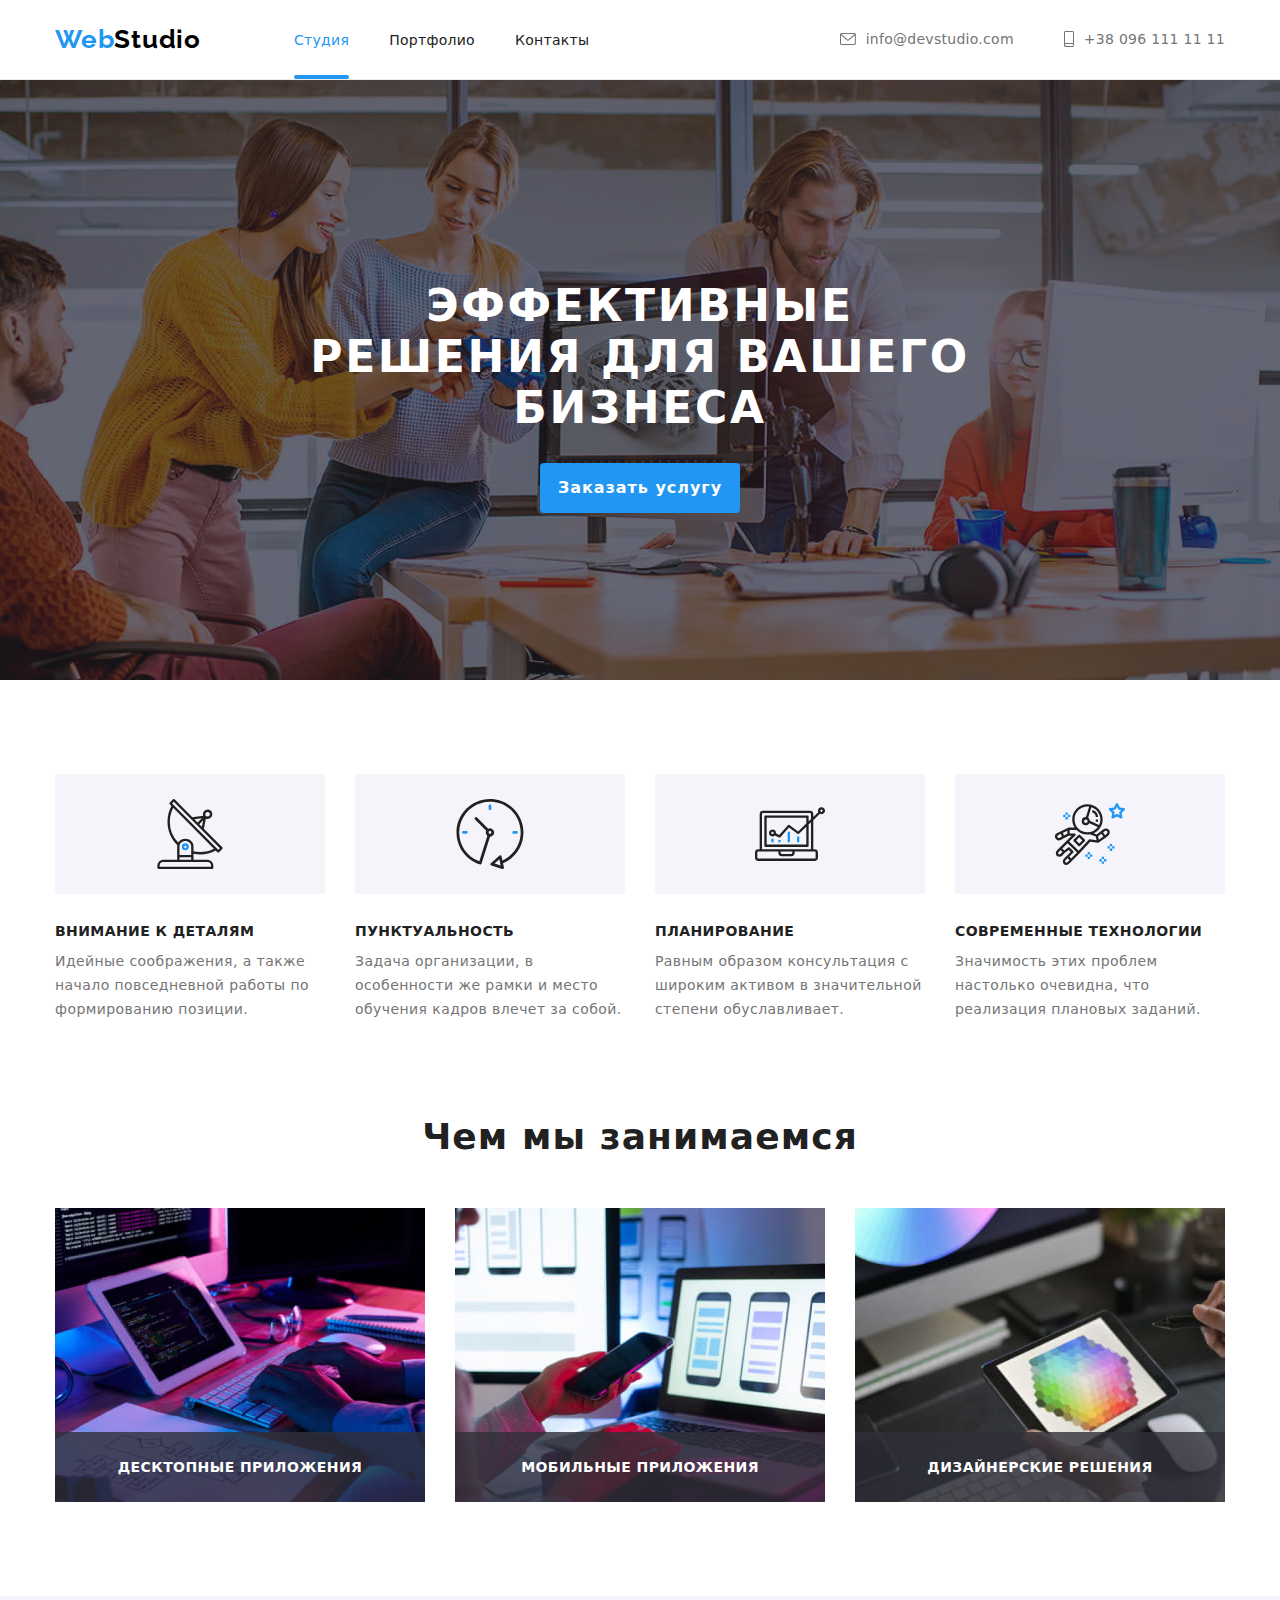
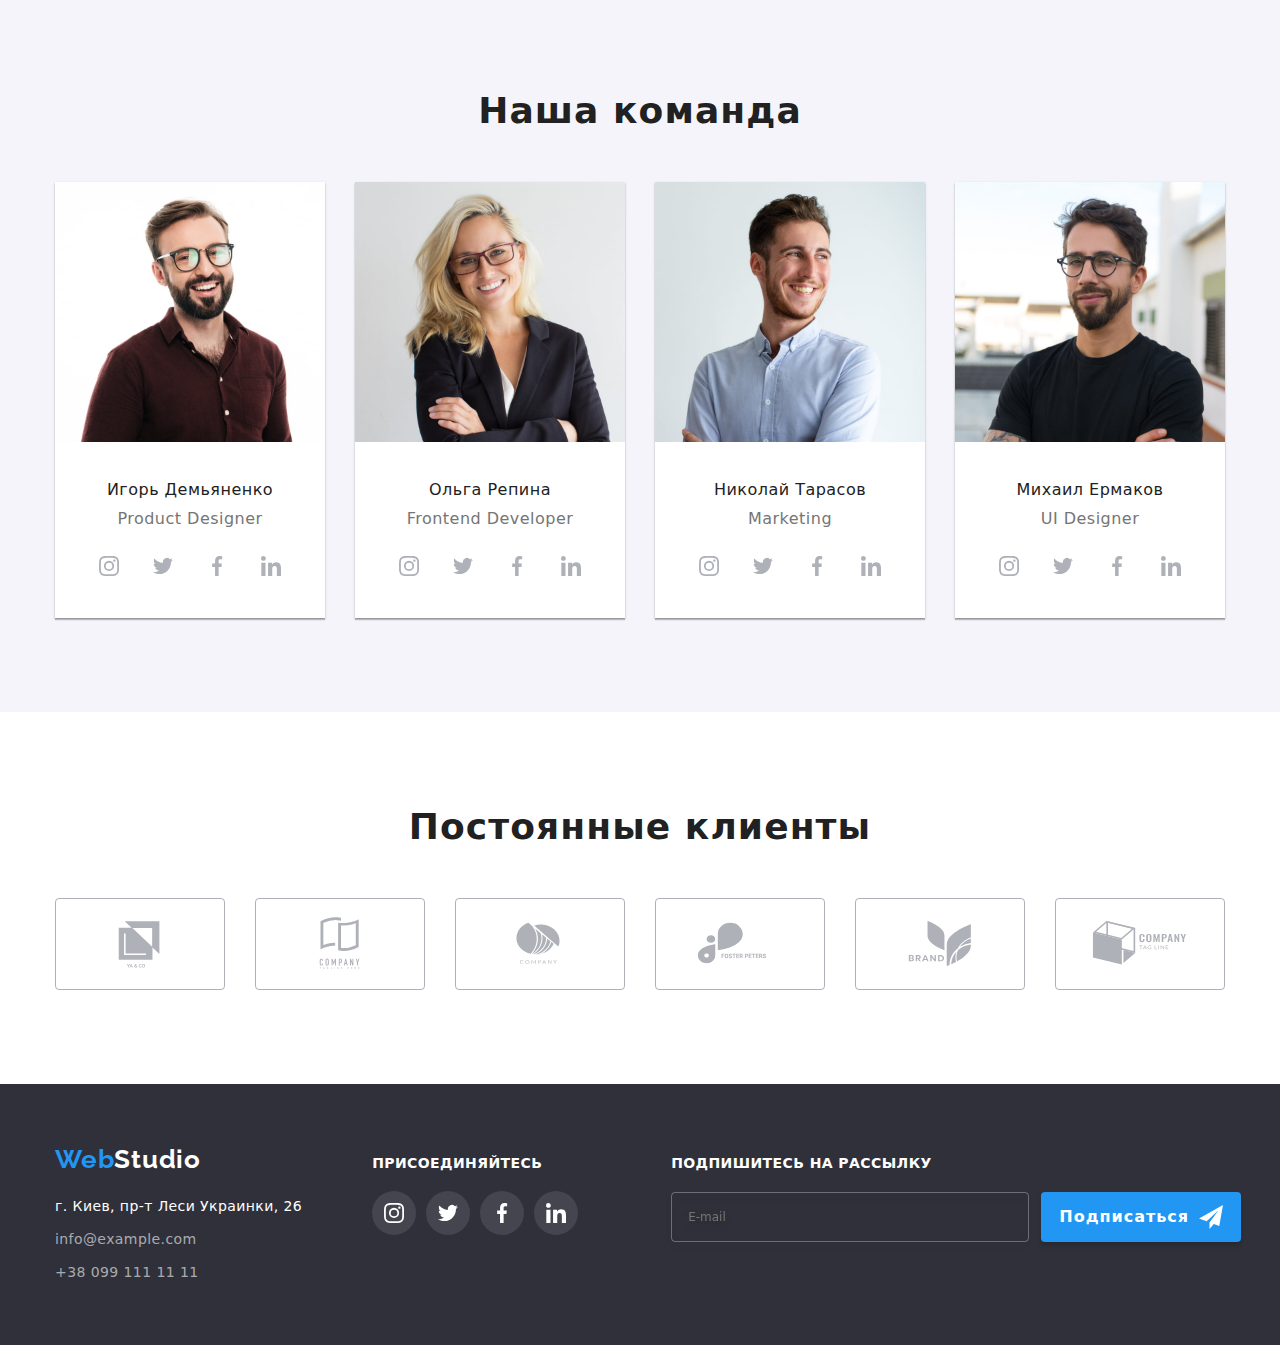
<file: index.html>
<!DOCTYPE html>
<html lang="ru">

<head>
    <meta charset="UTF-8">
    <meta http-equiv="X-UA-Compatible" content="IE=edge">
    <meta name="viewport" content="width=device-width, initial-scale=1.0">
    <title>Web Studio</title>
    <link href="https://fonts.googleapis.com/css2?family=Raleway:wght@700&family=Roboto:wght@400;500;700;900&display=swap" rel="stylesheet">
    <link rel="stylesheet" href="./css/styles.css" />
    <link href="https://cdnjs.cloudflare.com/ajax/libs/modern-normalize/1.0.0/modern-normalize.min.css" rel="stylesheet">
    <link rel="stylesheet" href="./css/main.min.css" />
</head>

<body>
    <!-- MODAL -->
    <div class="backdrop is-hidden" data-modal>
        <div class="modal">
            <button class="modal-close" data-modal-close>
                <svg class="form-close-svg">
                    <use href="./images/icons.svg#form-close"></use>
                </svg> 
            </button>
            <form class="modal-form">
                <h4>Оставьте свои данные, мы вам перезвоним</h4>
                <label class="form-label">
                    <p>Имя</p>
                    <span class="form-input-wrap">
                        <input type="text" name="username" placeholder=" ">
                        <svg class="form-input-svg">
                            <use href="./images/icons.svg#form-person"></use>
                        </svg>                         
                    </span>
                </label>
                <label class="form-label">
                    <p>Телефон</p>
                    <span class="form-input-wrap">
                        <input type="tel" name="phone" placeholder=" ">
                        <svg class="form-input-svg">
                            <use href="./images/icons.svg#form-phone"></use>
                        </svg> 
                    </span>
                </label>
                <label class="form-label">
                    <p>Почта</p>
                    <span class="form-input-wrap">
                        <input type="email" name="email" placeholder=" ">
                        <svg class="form-input-svg">
                            <use href="./images/icons.svg#form-mail"></use>
                        </svg>                                                     
                    </span>

                </label>
                <label class="form-label">
                  <p>Комментарий</p>
                  <textarea name="feedback" placeholder="Введите текст"></textarea>
                </label>
                
                <div class="checkbox-wrapper">
                    <input 
                        type="checkbox" 
                        name="agreement" 
                        value="agreement" 
                        id="checkbox-agreement"
                        class="modal-checkbox visually-hidden"
                        required
                    />
                    <label class="label-agreement" for="checkbox-agreement">
                        Соглашаюсь с рассылкой и принимаю <a href="#">Условия договора</a>
                    </label>
                </div>

                <button class="modal-submit" type="submit">Отправить</button>
            </form>
        </div>        
    </div>

<!-- HEADER -->
    <header class="header">
        <div class="container">
            <nav class="navig">
                <a href="#" class="logo"><span>Web</span>Studio</a>
                <ul class="navig-menu list-no-style">
                    <li class="navigation studio"><a href="./index.html">Студия</a></li>
                    <li class="navigation"><a href="./portfolio.html">Портфолио</a></li>
                    <li class="navigation"><a href="#">Контакты</a></li>
                </ul>
            </nav>
            <ul class="navig-address list-no-style ">
                <li class="address-header"><a class="address-link" href="mailto:info@devstudio.com">
                    <svg class="address-mail">
                        <use href="./images/icons.svg#icon-envelope"></use>
                    </svg>
                    info@devstudio.com</a></li>
                <li class="address-header"><a class="address-link" href="tel:+380961111111">
                    <svg class="address-phone">
                        <use href="./images/icons.svg#icon-smartphone"></use>
                    </svg>
                    +38 096 111 11 11</a></li>
            </ul>
        </div>   
    </header>

    <main>
        <!-- HERO -->
        <section class="hero-container">
            <h1 class="hero-slogan">Эффективные решения для вашего бизнеса</h1>
            <button type="button" class="hero-button" data-modal-open>Заказать услугу</button>
        </section>
        <!-- /HERO -->

        <!-- ADVANTAGES -->
        <section class="advantages">
            <div class="container">
                <h2 class="visually-hidden">advantages</h2>
                <ul class="list-no-style">
                    <li>
                        <div class="advantage-svg">
                            <svg aria-label="antenna">
                                <use href="./images/icons.svg#icon-antenna"></use>
                            </svg>
                        </div>
                        <h3>Внимание к деталям</h3>
                        <p>Идейные соображения, а также начало повседневной работы по формированию позиции.</p>
                    </li>
                    <li>
                        <div class="advantage-svg">
                            <svg aria-label="clock">
                                <use href="./images/icons.svg#icon-clock"></use>
                            </svg>
                        </div>
                        <h3>Пунктуальность</h3>
                        <p>Задача организации, в особенности же рамки и место обучения кадров влечет за собой.</p>
                    </li>
                    <li>
                        <div class="advantage-svg">
                            <svg aria-label="diagram">
                                <use href="./images/icons.svg#icon-diagram"></use>
                            </svg>
                        </div>
                        <h3>Планирование</h3>
                        <p>Равным образом консультация с широким активом в значительной степени обуславливает.</p>
                    </li>
                    <li>
                        <div class="advantage-svg">
                            <svg aria-label="astronaut">
                                <use href="./images/icons.svg#icon-astronaut"></use>
                            </svg>
                        </div>
                        <h3>Современные технологии</h3>
                        <p>Значимость этих проблем настолько очевидна, что реализация плановых заданий.</p>
                    </li>
                </ul>
            </div>
            
        </section>
        <!-- /ADVANTAGES -->

        <!-- ABOUT -->
        <section class="about">
            <div class="container">
                <h2 class="h2-web">Чем мы занимаемся</h2>
                <ul class="list-no-style ">
                    <li>
                        <img src="./images/about1.jpg" alt="picture about us" width="370" height="294">
                        <div class="about-description">
                            ДЕСКТОПНЫЕ ПРИЛОЖЕНИЯ
                        </div>
                    </li>
                    <li>
                        <img src="./images/about2.jpg" alt="picture about us" width="370" height="294">
                        <div class="about-description">
                            МОБИЛЬНЫЕ ПРИЛОЖЕНИЯ
                        </div>
                    </li>
                    <li>
                        <img src="./images/about3.jpg" alt="picture about us" width="370" height="294">
                        <div class="about-description">
                            ДИЗАЙНЕРСКИЕ РЕШЕНИЯ
                        </div>
                    </li>
                </ul>
            </div>
            
        </section>
        <!-- /ABOUT -->

        <!-- TEAM -->
        <section class="team-container">
            <div class="container">
                <h2 class="h2-web">Наша команда</h2>
                <ul class="names list-no-style ">
                    <li class="names-div">
                        <img src="./images/team1igor.jpg" alt="Игорь Демьяненко Product Designer" width="270" height="260">
                        <div class="profession">
                            <h3>Игорь Демьяненко</h3>
                            <p>Product Designer</p>
                            <ul class="team-icons list-no-style">
                                <li><a class="team-link" href="#" aria-label="иконка инстаграм">
                                    <svg class="team-svg">
                                        <use href="./images/icons.svg#icon-instagram"></use>
                                    </svg>
                                </a></li>
                                <li><a class="team-link" href="#" aria-label="иконка твиттер">
                                    <svg class="team-svg">
                                        <use href="./images/icons.svg#icon-twitter"></use>
                                    </svg>
                                </a></li>
                                <li><a class="team-link" href="#" aria-label="иконка фейсбук">
                                    <svg class="team-svg">
                                        <use href="./images/icons.svg#icon-facebook"></use>
                                    </svg>
                                </a></li>
                                <li><a class="team-link" href="#" aria-label="иконка линкедин">
                                    <svg class="team-svg">
                                        <use href="./images/icons.svg#icon-linkedin"></use>
                                    </svg>
                                </a></li>
                            </ul>
                        </div>
                    </li>
                    <li class="names-div">
                        <img src="./images/team2olga.jpg" alt="Ольга Репина Frontend Developer" width="270" height="260">
                        <div class="profession">
                            <h3>Ольга Репина</h3>
                            <p>Frontend Developer</p>
                            <ul class="team-icons list-no-style">
                                <li><a class="team-link" href="#" aria-label="иконка инстаграм">
                                    <svg class="team-svg">
                                        <use href="./images/icons.svg#icon-instagram"></use>
                                    </svg>
                                </a></li>
                                <li><a class="team-link" href="#" aria-label="иконка твиттер">
                                    <svg class="team-svg">
                                        <use href="./images/icons.svg#icon-twitter"></use>
                                    </svg>
                                </a></li>
                                <li><a class="team-link" href="#" aria-label="иконка фейсбук">
                                    <svg class="team-svg">
                                        <use href="./images/icons.svg#icon-facebook"></use>
                                    </svg>
                                </a></li>
                                <li><a class="team-link" href="#" aria-label="иконка линкедин">
                                    <svg class="team-svg">
                                        <use href="./images/icons.svg#icon-linkedin"></use>
                                    </svg>
                                </a></li>
                            </ul>
                        </div>
                    </li>
                    <li class="names-div">
                        <img src="./images/team3nikolai.jpg" alt="Николай Тарасов Marketing" width="270" height="260">
                        <div class="profession">
                            <h3>Николай Тарасов</h3>
                            <p>Marketing</p>
                            <ul class="team-icons list-no-style">
                                <li><a class="team-link" href="#" aria-label="иконка инстаграм">
                                    <svg class="team-svg">
                                        <use href="./images/icons.svg#icon-instagram"></use>
                                    </svg>
                                </a></li>
                                <li><a class="team-link" href="#" aria-label="иконка твиттер">
                                    <svg class="team-svg">
                                        <use href="./images/icons.svg#icon-twitter"></use>
                                    </svg>
                                </a></li>
                                <li><a class="team-link" href="#" aria-label="иконка фейсбук">
                                    <svg class="team-svg">
                                        <use href="./images/icons.svg#icon-facebook"></use>
                                    </svg>
                                </a></li>
                                <li><a class="team-link" href="#" aria-label="иконка линкедин">
                                    <svg class="team-svg">
                                        <use href="./images/icons.svg#icon-linkedin"></use>
                                    </svg>
                                </a></li>
                            </ul>
                        </div>
                    </li>
                    <li class="names-div">
                        <img src="./images/team4michail.jpg" alt="Михаил Ермаков UI Designer" width="270" height="260">
                        <div class="profession">
                            <h3>Михаил Ермаков</h3>
                            <p>UI Designer</p>
                            <ul class="team-icons list-no-style">
                                <li><a class="team-link" href="#" aria-label="иконка инстаграм">
                                    <svg class="team-svg">
                                        <use href="./images/icons.svg#icon-instagram"></use>
                                    </svg>
                                </a></li>
                                <li><a class="team-link" href="#" aria-label="иконка твиттер">
                                    <svg class="team-svg">
                                        <use href="./images/icons.svg#icon-twitter"></use>
                                    </svg>
                                </a></li>
                                <li><a class="team-link" href="#" aria-label="иконка фейсбук">
                                    <svg class="team-svg">
                                        <use href="./images/icons.svg#icon-facebook"></use>
                                    </svg>
                                </a></li>
                                <li><a class="team-link" href="#" aria-label="иконка линкедин">
                                    <svg class="team-svg">
                                        <use href="./images/icons.svg#icon-linkedin"></use>
                                    </svg>
                                </a></li>
                            </ul>
                        </div>
                    </li>
                </ul>
            </div>
            
        </section>
        <!-- /TEAM -->
        <!-- CLIENTS -->
        <section class="clients">
            <div class="container">
                <h2 class="h2-web">Постоянные клиенты</h2>
                <ul class="list-no-style">
                    <li>
                        <a class="clients-link" href="#">
                            <svg class="clients-svg">
                                <use href="./images/icons.svg#icon-logo1"></use>
                            </svg>
                        </a>
                    </li>
                    <li>
                        <a class="clients-link" href="#">
                            <svg class="clients-svg">
                                <use href="./images/icons.svg#icon-logo2"></use>
                            </svg>
                        </a>
                    </li>
                    <li>
                        <a class="clients-link" href="#">
                            <svg class="clients-svg">
                                <use href="./images/icons.svg#icon-logo3"></use>
                            </svg>
                        </a>
                    </li>
                    <li>
                        <a class="clients-link" href="#">
                            <svg class="clients-svg">
                                <use href="./images/icons.svg#icon-logo4"></use>
                            </svg>
                        </a>
                    </li>
                    <li>
                        <a class="clients-link" href="#">
                            <svg class="clients-svg">
                                <use href="./images/icons.svg#icon-logo5"></use>
                            </svg>
                        </a>
                    </li>
                    <li>
                        <a class="clients-link" href="#">
                            <svg class="clients-svg">
                                <use href="./images/icons.svg#icon-logo6"></use>
                            </svg>
                        </a>
                    </li>
                </ul>
            </div>
        </section>
        <!-- /CLIENTS -->       
        
    </main>

    <footer class="footer-container">
        <div class="container">
            <div class="foot-main">
                <a href="#" class="logo logo-footer"><span>Web</span>Studio</a>
                <address>
                    <p class="address-footer">г. Киев, пр-т Леси Украинки, 26</p>
                    <ul class="list-no-style ">
                        <li class="address-footer"><a href="mailto:info@example.com">info@example.com</a></li>
                        <li class="address-footer"><a href="tel:+380991111111">+38 099 111 11 11</a></li>
                    </ul>
                </address>
            </div>
            <div class="join">
                <h3>ПРИСОЕДИНЯЙТЕСЬ</h3>
                <ul class="foot-icons list-no-style">
                    <li><a class="foot-link" href="#" aria-label="иконка инстаграм">
                        <svg class="foot-svg">
                            <use href="./images/icons.svg#icon-instagram"></use>
                        </svg>
                    </a></li>
                    <li><a class="foot-link" href="#" aria-label="иконка твиттер">
                        <svg class="foot-svg">
                            <use href="./images/icons.svg#icon-twitter"></use>
                        </svg>
                    </a></li>
                    <li><a class="foot-link" href="#" aria-label="иконка фейсбук">
                        <svg class="foot-svg">
                            <use href="./images/icons.svg#icon-facebook"></use>
                        </svg>
                    </a></li>
                    <li><a class="foot-link" href="#" aria-label="иконка линкедин">
                        <svg class="foot-svg">
                            <use href="./images/icons.svg#icon-linkedin"></use>
                        </svg>
                    </a></li>
                </ul>
            </div>
            <form class="footer-form">
                    <label class="form-label">
                        <p>ПОДПИШИТЕСЬ НА РАССЫЛКУ</p>
                        <input type="mail" name="e-mail" placeholder="E-mail">
                    </label>
                    <button class="distribution-submit" type="submit">
                        Подписаться
                        <svg class="footer-btn-svg">
                            <use href="./images/icons.svg#icon-send"></use>
                        </svg>
                    </button>
            </form>
        </div>
    </footer>
    <script src="./js/modal.js"></script>
</body>

</html>
</file>
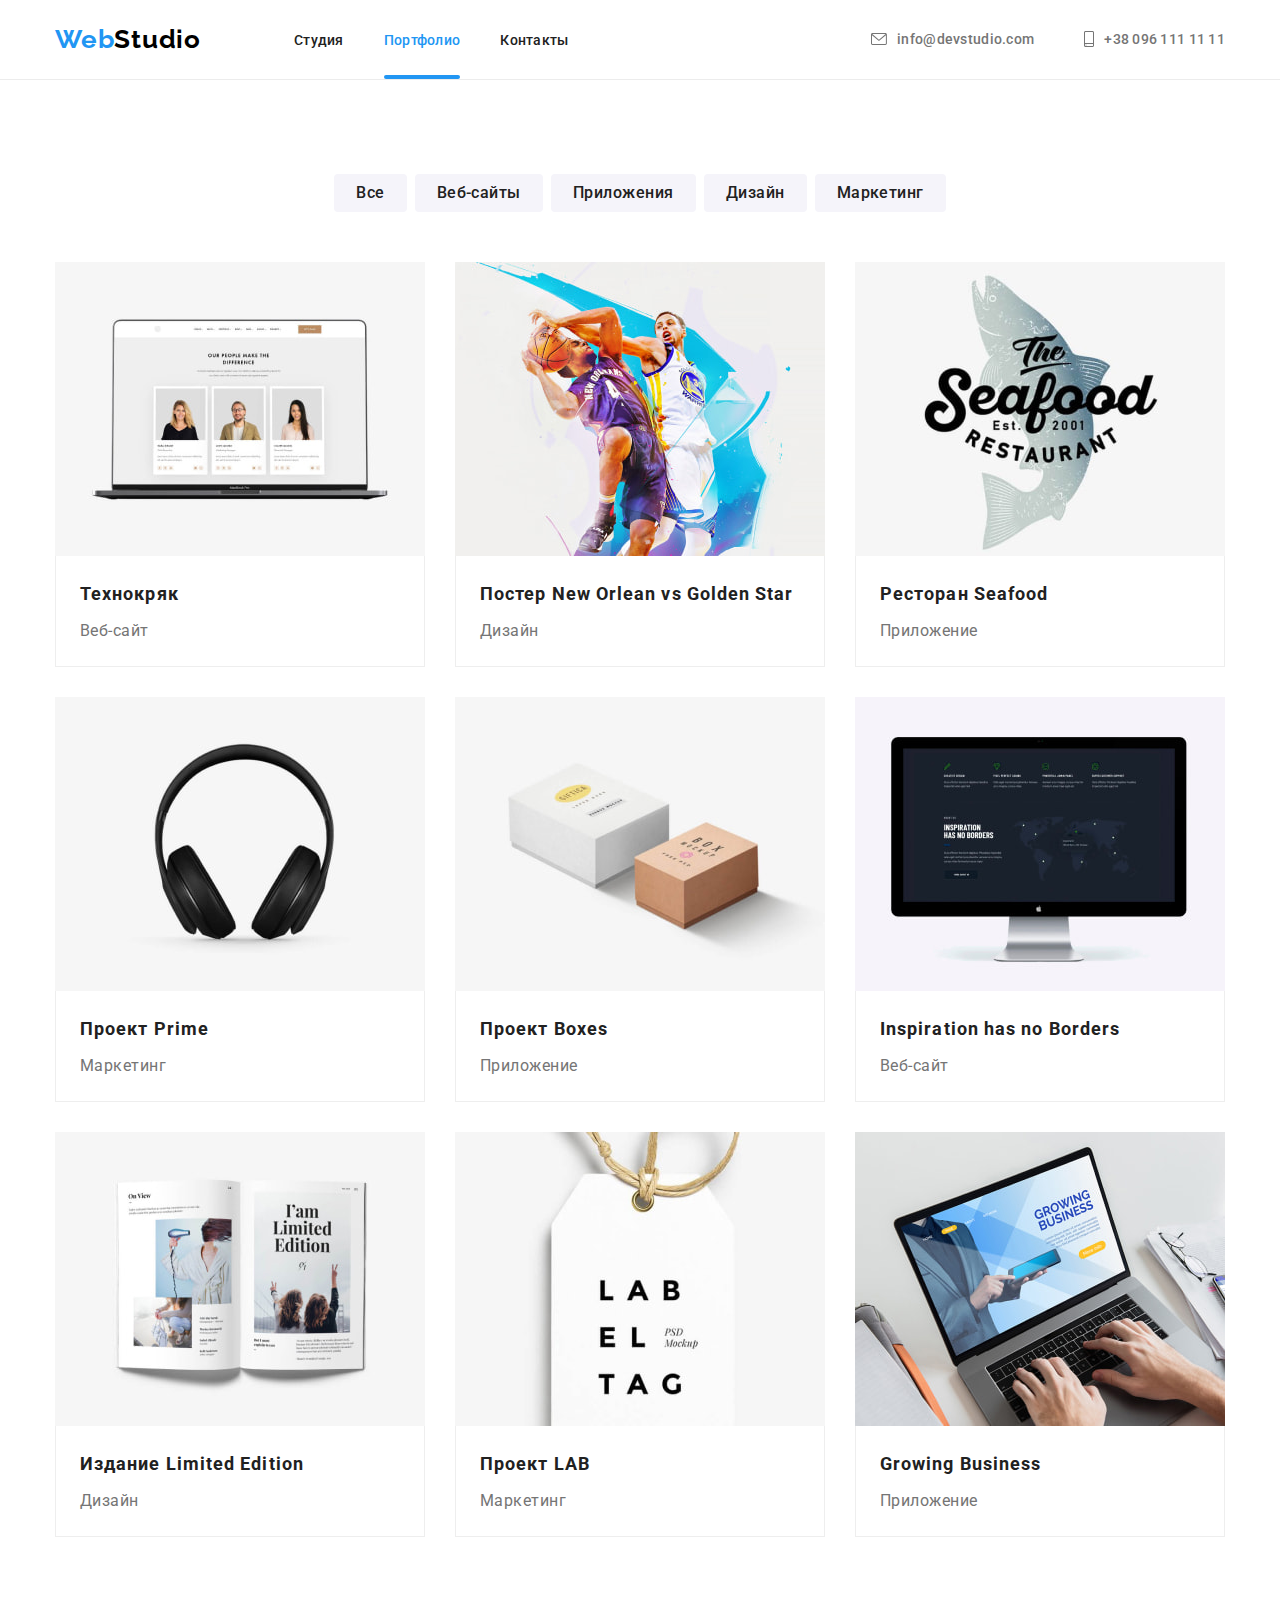
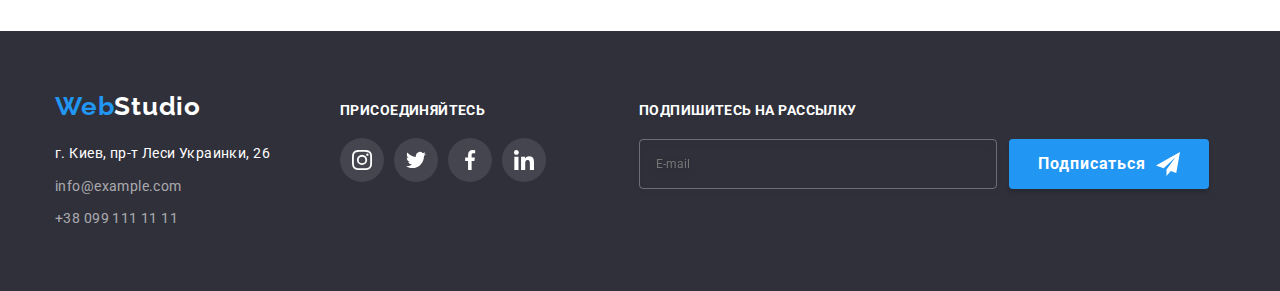
<file: portfolio.html>
<!DOCTYPE html>
<html lang="ru">
<head>
    <meta charset="UTF-8">
    <meta http-equiv="X-UA-Compatible" content="IE=edge">
    <meta name="viewport" content="width=device-width, initial-scale=1.0">
    <title>Web Studio</title>
    <link href="https://fonts.googleapis.com/css2?family=Raleway:wght@700&family=Roboto:wght@400;500;700;900&display=swap" rel="stylesheet">
    <link rel="stylesheet" href="./css/styles.css" />
    <link rel="stylesheet" href="https://cdnjs.cloudflare.com/ajax/libs/modern-normalize/1.0.0/modern-normalize.min.css"/>
    <link rel="stylesheet" href="./css/styles.css" />
</head>
<body>
    <header class="header">
        <div class="container">
            <nav class="navig">
                <a href="#" class="logo"><span>Web</span>Studio</a>
                <ul class="navig-menu list-no-style">
                    <li class="navigation"><a href="./index.html">Студия</a></li>
                    <li class="navigation portfolio"><a href="./portfolio.html">Портфолио</a></li>
                    <li class="navigation"><a href="#">Контакты</a></li>
                </ul>
            </nav>
            <ul class="navig-address list-no-style ">
                <li class="address-header"><a class="address-link" href="mailto:info@devstudio.com">
                    <svg class="address-mail">
                        <use href="./images/icons.svg#icon-envelope"></use>
                    </svg>
                    info@devstudio.com</a></li>
                <li class="address-header"><a class="address-link" href="tel:+380961111111">
                    <svg class="address-phone">
                        <use href="./images/icons.svg#icon-smartphone"></use>
                    </svg>
                    +38 096 111 11 11</a></li>
            </ul>
        </div>   
    </header>

    <main>
        <h1 class="visually-hidden">portfolio</h1>
        <!-- WORKS -->
        <section class="works">
            <h2 class="visually-hidden">our works</h2>
            <div class="container">
                <ul class="list-no-style filter">
                    <li><button type="button" class="filter-button">Все</button></li>
                    <li><button type="button" class="filter-button">Веб-сайты</button></li>
                    <li><button type="button" class="filter-button">Приложения</button></li>
                    <li><button type="button" class="filter-button">Дизайн</button></li>
                    <li><button type="button" class="filter-button">Маркетинг</button></li>
                </ul>
                <ul class="list-no-style projects">
                    <li>
                        <div class="projects-thumb">
                            <img src="./images/portfolio/p1-technokryak.jpg" alt="technokryak" width="370" height="294">
                            <div class="projects-overlay">
                                <p class="overlay-text">
                                    Технокряк это современная площадка распространения коронавируса. Компании используют эту платформу для цифрового шпионажа и атак на защищённые сервера конкурентов.
                                </p>
                            </div>
                        </div>
                        <div class="works-example">
                            <h3>Технокряк</h3>
                            <p>Веб-сайт</p>
                        </div>
                    </li>
                    <li>
                        <div class="projects-thumb">
                            <img src="./images/portfolio/p2-neworlean.jpg" alt="poster new orlean" width="370" height="294">
                            <div class="projects-overlay">
                                <p class="overlay-text">
                                    Технокряк это современная площадка распространения коронавируса. Компании используют эту платформу для цифрового шпионажа и атак на защищённые сервера конкурентов.
                                </p>
                            </div>
                        </div>
                        <div class="works-example">
                            <h3>Постер New Orlean vs Golden Star</h3>
                            <p>Дизайн</p>
                        </div>
                    </li>
                    <li>
                        <div class="projects-thumb">
                            <img src="./images/portfolio/p3-seafood.jpg" alt="seafood" width="370" height="294">
                            <div class="projects-overlay">
                                <p class="overlay-text">
                                    Технокряк это современная площадка распространения коронавируса. Компании используют эту платформу для цифрового шпионажа и атак на защищённые сервера конкурентов.
                                </p>
                            </div>
                        </div>
                        <div class="works-example">
                            <h3>Ресторан Seafood</h3>
                            <p>Приложение</p>
                        </div>
                    </li>
                    <li>
                        <div class="projects-thumb">
                            <img src="./images/portfolio/p4-prime.jpg" alt="project prime" width="370" height="294">
                            <div class="projects-overlay">
                                <p class="overlay-text">
                                    Технокряк это современная площадка распространения коронавируса. Компании используют эту платформу для цифрового шпионажа и атак на защищённые сервера конкурентов.
                                </p>
                            </div>
                        </div>
                        <div class="works-example">
                            <h3>Проект Prime</h3>
                            <p>Маркетинг</p>
                        </div>
                    </li>
                    <li>
                        <div class="projects-thumb">
                            <img src="./images/portfolio/p5-boxes.jpg" alt="project boxes" width="370" height="294">
                            <div class="projects-overlay">
                                <p class="overlay-text">
                                    Технокряк это современная площадка распространения коронавируса. Компании используют эту платформу для цифрового шпионажа и атак на защищённые сервера конкурентов.
                                </p>
                            </div>
                        </div>
                        <div class="works-example">
                            <h3>Проект Boxes</h3>
                            <p>Приложение</p>
                        </div>
                    </li>
                    <li>
                        <div class="projects-thumb">
                            <img src="./images/portfolio/p6-inspiration.jpg" alt="Inspiration has no Borders" width="370" height="294">
                            <div class="projects-overlay">
                                <p class="overlay-text">
                                    Технокряк это современная площадка распространения коронавируса. Компании используют эту платформу для цифрового шпионажа и атак на защищённые сервера конкурентов.
                                </p>
                            </div>
                        </div>
                        <div class="works-example">
                            <h3>Inspiration has no Borders</h3>
                            <p>Веб-сайт</p>
                        </div>
                    </li>
                    <li>
                        <div class="projects-thumb">
                            <img src="./images/portfolio/p7-limited.jpg" alt="Limited Edition" width="370" height="294">
                            <div class="projects-overlay">
                                <p class="overlay-text">
                                    Технокряк это современная площадка распространения коронавируса. Компании используют эту платформу для цифрового шпионажа и атак на защищённые сервера конкурентов.
                                </p>
                            </div>
                        </div>
                        <div class="works-example">
                            <h3>Издание Limited Edition</h3>
                            <p>Дизайн</p>
                        </div>
                    </li>
                    <li>
                        <div class="projects-thumb">
                            <img src="./images/portfolio/p8-lab.jpg" alt="project lab" width="370" height="294">
                            <div class="projects-overlay">
                                <p class="overlay-text">
                                    Технокряк это современная площадка распространения коронавируса. Компании используют эту платформу для цифрового шпионажа и атак на защищённые сервера конкурентов.
                                </p>
                            </div>
                        </div>
                        <div class="works-example">
                            <h3>Проект LAB</h3>
                            <p>Маркетинг</p>
                        </div>

                    </li>
                    <li>
                        <div class="projects-thumb">
                            <img src="./images/portfolio/p9-growing.jpg" alt="growing business" width="370" height="294">
                            <div class="projects-overlay">
                                <p class="overlay-text">
                                    Технокряк это современная площадка распространения коронавируса. Компании используют эту платформу для цифрового шпионажа и атак на защищённые сервера конкурентов.
                                </p>
                            </div>
                        </div>
                        <div class="works-example">
                            <h3>Growing Business</h3>
                            <p>Приложение</p>
                        </div>
                    </li>
                </ul>
            </div>
            
        </section>
        <!-- /WORKS -->
    </main>

    <footer class="footer-container">
        <div class="container">
            <div class="foot-main">
                <a href="#" class="logo logo-footer"><span>Web</span>Studio</a>
                <address>
                    <p class="address-footer">г. Киев, пр-т Леси Украинки, 26</p>
                    <ul class="list-no-style ">
                        <li class="address-footer"><a href="mailto:info@example.com">info@example.com</a></li>
                        <li class="address-footer"><a href="tel:+380991111111">+38 099 111 11 11</a></li>
                    </ul>
                </address>
            </div>
            <div class="join">
                <h3>ПРИСОЕДИНЯЙТЕСЬ</h3>
                <ul class="foot-icons list-no-style">
                    <li><a class="foot-link" href="#" aria-label="иконка инстаграм">
                        <svg class="foot-svg">
                            <use href="./images/icons.svg#icon-instagram"></use>
                        </svg>
                    </a></li>
                    <li><a class="foot-link" href="#" aria-label="иконка твиттер">
                        <svg class="foot-svg">
                            <use href="./images/icons.svg#icon-twitter"></use>
                        </svg>
                    </a></li>
                    <li><a class="foot-link" href="#" aria-label="иконка фейсбук">
                        <svg class="foot-svg">
                            <use href="./images/icons.svg#icon-facebook"></use>
                        </svg>
                    </a></li>
                    <li><a class="foot-link" href="#" aria-label="иконка линкедин">
                        <svg class="foot-svg">
                            <use href="./images/icons.svg#icon-linkedin"></use>
                        </svg>
                    </a></li>
                </ul>
            </div>
            <form class="footer-form">
                <label class="form-label">
                    <p>ПОДПИШИТЕСЬ НА РАССЫЛКУ</p>
                    <input type="mail" name="e-mail" placeholder="E-mail">
                </label>
                <button class="distribution-submit" type="submit">
                    Подписаться
                    <svg class="footer-btn-svg">
                        <use href="./images/icons.svg#icon-send"></use>
                    </svg>
                </button>
            </form>
        </div>
    </footer>
</body>
</html>
</file>
<file: css/styles.css>
/* цвет основного текста #212121 */
/* вторичный цвет текста  #757575 */
/* header #000000 */
/* footer rgba(255,255,255,0.6) */
/* белый #FFFFFF  */
/* акцент #2196F3 */
/* вторичный цвет фона #F5F4FA; */

:root {
  --primary-text-color: #757575;
  --title-text-color: #212121;
  --accent-color: #2196f3;
  --primary-white-color: #ffffff;
  --footer-text-links: rgba(255, 255, 255, 0.6);
  --title-bcg-color: #2f303a;
  --hero-bcg-color: rgba(47, 48, 58, 0.4);
  --about-bg-color: rgba(47, 48, 58, 0.8);
  --hero-alt-color: #c4c4c4;
  --primary-bcg-color: #f5f4fa;
  --logo-primary-header: #000000;
  --header-border-color: #ececec;
  --projects-border-color: #eeeeee;
  --clients-link-color: #afb1b8;
  --timing-function: cubic-bezier(0.4, 0, 0.2, 1);
}

body {
  background-color: var(--primary-white-color);
  color: var(--primary-text-color);
  font-family: Roboto, sans-serif;
  font-style: normal;
  font-weight: 500;
  font-size: 16px;
  line-height: 1.71;
  letter-spacing: 0.03em;
}

.visually-hidden {
  position: absolute;
  width: 1px;
  height: 1px;
  margin: -1px;
  border: 0;
  padding: 0;

  white-space: nowrap;
  clip-path: inset(100%);
  clip: rect(0 0 0 0);
  overflow: hidden;
}

.list-no-style {
  list-style-type: none;
  padding: 0;
  margin: 0;
}
.container {
  width: 1200px;
  padding: 0 15px;
  margin: 0 auto;
}

/* MODAL */
.backdrop {
  position: fixed;
  flex-wrap: wrap;
  overflow-y: auto;
  width: 100%;
  height: 100%;
  background-color: rgba(0, 0, 0, 0.2);
  opacity: 1;
  transition: opacity 250ms var(--timing-function);
  z-index: 1;
}
.backdrop.is-hidden {
  opacity: 0;
  pointer-events: none;
}
.backdrop.is-hidden .modal {
  transform: translate(-50%, -50%) scale(0.4);
}
.modal {
  position: absolute;
  top: 50%;
  left: 50%;

  min-height: 581px;
  min-width: 528px;
  padding: 40px;
  border-radius: 4px;
  background-color: var(--primary-white-color);

  transform: translate(-50%, -50%) scale(1);
  transition: transform 250ms var(--timing-function);
}
.modal-close {
  position: absolute;
  right: 8px;
  top: 8px;
  display: block;
  width: 30px;
  height: 30px;
  border: 1px solid rgba(0, 0, 0, 0.1);
  background-color: violet;
  border-radius: 50%;
  background-color: var(--primary-white-color);
  cursor: pointer;
}
.form-close-svg {
  display: block;
  align-items: center;
  width: 18px;
  height: 18px;
  transition: fill 250ms var(--timing-function);
}
.modal-close:hover .form-close-svg,
.modal-close:focus .form-close-svg {
  fill: var(--accent-color);
}
.modal-form {
  display: flex;
  flex-direction: column;
}
.modal-form h4 {
  display: block;
  text-align: center;
  padding-bottom: 12px;
  margin: 0 auto;

  font-style: normal;
  font-weight: 700;
  font-size: 20px;
  line-height: 1.15;
  letter-spacing: 0.03em;
  color: var(--title-text-color);
}
.form-label {
  display: flex;
  flex-direction: column;

  font-weight: 400;
  font-size: 12px;
  line-height: 1.17;
  letter-spacing: 0.01em;
}
.form-label p {
  margin: 0;
  margin-bottom: 4px;
}
.form-input-wrap {
  display: inline-block;
  position: relative;
  padding: 0;
  margin-bottom: 10px;
}
.form-input-svg {
  position: absolute;
  top: 50%;
  transform: translateY(-50%);
  left: 12px;

  width: 18px;
  height: 18px;
  transition: fill 250ms var(--timing-function);
}
.form-label input {
  width: 100%;
  height: 40px;
  margin: 0;
  padding-left: 42px;
  border: 1px solid rgba(33, 33, 33, 0.2);
  border-radius: 4px;
  transition: border-color 250ms var(--timing-function);
  cursor: pointer;
}
.form-label input:focus,
.form-label textarea:focus {
  outline: none;
  border: 1px solid var(--accent-color);
}
.form-label input:focus + .form-input-svg {
  fill: var(--accent-color);
}
.form-label textarea {
  height: 120px;
  margin: 0;
  margin-bottom: 20px;
  padding: 12px 16px;
  border: 1px solid rgba(33, 33, 33, 0.2);
  border-radius: 4px;
  resize: none;
  transition: border-color 250ms var(--timing-function);
  cursor: pointer;
}
.modal-checkbox {
}
.visually-hidden {
  position: absolute;
  clip: rect(1px 1px 1px 1px);
  clip: rect(1px, 1px, 1px, 1px);
  padding: 0;
  border: 0;
  height: 1px;
  width: 1px;
  overflow: hidden;
}

.label-agreement {
  display: flex;
  align-items: center;
  margin: 0;
  margin-bottom: 40px;
  font-weight: 400;
  font-size: 14px;
  line-height: 1.71;
  letter-spacing: 0.03em;
  color: var(--primary-text-color);
}
.label-agreement::before {
  content: '';
  display: inline-block;
  width: 16px;
  height: 15px;
  border: 2px solid var(--title-text-color);
  margin-right: 7px;
  margin-left: 12px;
  border-radius: 2px;
}
.modal-checkbox:checked + .label-agreement::before {
  border: none;
  background-origin: border-box;
  background-color: var(--accent-color);
  background-image: url('../images/icon-check.svg');
  background-repeat: no-repeat;
  background-size: cover;
}
.modal-form .modal-submit {
  display: inline-flex;
  margin: 0 auto;
  width: 200px;
  height: 50px;
  justify-content: center;
  align-items: center;
  border: none;
  border-radius: 4px;
  background-color: var(--accent-color);
  color: var(--primary-white-color);
  font-size: inherit;
  cursor: pointer;
}

/* /MODAL */

/* HEADER */
.header {
  border-bottom: 1px solid var(--header-border-color);
}
.header .container {
  display: flex;
  align-items: center;
  padding-top: 24px;
  padding-bottom: 24px;
}
.header .navig {
  display: flex;
  align-items: center;
}
.header .navig-menu {
  display: flex;
  align-items: center;
}
.header .navig-menu a {
  padding-top: 30px;
  padding-bottom: 30px;
}
.header .navig-menu li:not(:last-child) {
  margin-right: 40px;
}
.header .navig-address {
  display: flex;
  align-items: center;
  margin-left: auto;
}
.header .navig-address li:not(:last-child) {
  margin-right: 50px;
}

/* Logo */
.logo {
  font-family: Raleway, sans-serif;
  font-style: normal;
  font-weight: 700;
  font-size: 26px;
  line-height: 1.19;
  letter-spacing: 0.03em;
  color: var(--logo-primary-header);
  text-decoration: none;
}
.logo-footer {
  color: var(--primary-white-color);
  background-color: var(--title-bcg-color);
}
.logo span {
  color: var(--accent-color);
}

/* navigation */
.navig .logo {
  margin-right: 93px;
}

.navigation a {
  position: relative;

  font-size: 14px;
  line-height: 16px;
  letter-spacing: 0.02em;
  color: var(--title-text-color);
  background-color: var(--primary-white-color);
  text-decoration: none;

  transition: color 250ms var(--timing-function);
}
.navigation a::after {
  content: '';
  position: absolute;
  display: block;
  left: 0;
  bottom: -1px;
  width: 100%;
  height: 4px;
  border-radius: 2px;
  background-color: var(--accent-color);
  opacity: 0;

  transition: opacity 250ms var(--timing-function);
}

.studio a,
.portfolio a {
  color: var(--accent-color);
}
.studio a::after,
.portfolio a::after {
  opacity: 1;
}
.navigation a:hover,
.navigation a:focus,
.navigation a:active {
  color: var(--accent-color);
}

.address-header a {
  font-size: 14px;
  line-height: 1.14px;
  letter-spacing: 0.02em;
  color: var(--primary-text-color);
  background-color: var(--primary-white-color);
  text-decoration: none;
  transition: color 250ms var(--timing-function);
}
.address-header:hover a,
.address-header:focus a {
  color: var(--accent-color);
}
.navig-address .address-link {
  display: flex;
  justify-content: center;
  align-items: center;
}
.navig-address .address-mail {
  fill: var(--primary-text-color);
  width: 16px;
  height: 12px;
  margin-right: 10px;
}
.navig-address .address-phone {
  fill: var(--primary-text-color);
  width: 10px;
  height: 16px;
  margin-right: 10px;
}
.address-link:hover {
  color: var(--accent-color);
}
.address-link:hover .address-mail,
.address-link:hover .address-phone {
  fill: var(--accent-color);
}

/* FOOTER */
.footer-container {
  padding-top: 60px;
  padding-bottom: 60px;

  background-color: var(--title-bcg-color);
}
.footer-container .container {
  display: flex;
  align-items: baseline;
}
.footer-container .foot-main {
  margin-right: 70px;
}
.footer-container .join {
  display: block;
  margin: 0;
}
.join h3 {
  margin: 0 auto;

  font-weight: bold;
  font-size: 14px;
  line-height: 16px;
  letter-spacing: 0.03em;
  text-transform: uppercase;
  color: var(--primary-white-color);
}
.join li:not(:last-child) {
  margin-right: 10px;
}
.footer-container p {
  margin-top: 0;
  margin-bottom: 9px;
}
.footer-container .foot-main li:not(:last-child) {
  margin-bottom: 9px;
}
.address-footer {
  font-style: normal;
  font-weight: 400;
  font-size: 14px;
  line-height: 1.71;
  letter-spacing: 0.03em;
  color: var(--primary-white-color);
}
.address-footer a {
  color: var(--footer-text-links);
  text-decoration: none;
  transition: color 250ms var(--timing-function);
}

.address-footer:hover a,
.address-footer:focus a {
  color: var(--accent-color);
}
.logo-footer {
  display: block;
  margin-bottom: 20px;
}
.foot-icons {
  margin: 0 auto;
  margin-top: 20px;
  display: flex;

  justify-content: space-between;
}
.foot-icons .foot-link {
  background-color: rgba(255, 255, 255, 0.1);
  display: flex;
  justify-content: center;
  align-items: center;
  width: 44px;
  height: 44px;
  border-radius: 50%;

  transition: background-color 250ms var(--timing-function);
}
.foot-icons .foot-svg {
  fill: var(--primary-white-color);
  width: 20px;
  height: 20px;
}
.foot-link:hover {
  background-color: var(--accent-color);
}
.foot-link:hover .foot-svg {
  fill: var(--primary-white-color);
}

.footer-form {
  position: relative;
  display: flex;
  flex-direction: row;
  padding-left: 93px;
  height: 100%;
  align-items: flex-start;
}
.footer-form .form-label {
  display: flex;
  flex-direction: column;

  font-weight: 400;
  font-size: 12px;
  line-height: 1.17;
  letter-spacing: 0.01em;
}
.footer-form .form-label p {
  margin: 0;
  margin-bottom: 20px;

  font-weight: 700;
  font-size: 14px;
  line-height: 1.14;
  letter-spacing: 0.03em;
  text-transform: uppercase;
  color: var(--primary-white-color);
}
.footer-form .form-label input {
  width: 358px;
  height: 50px;
  padding-left: 16px;
  margin: 0;
  border: 1px solid rgba(255, 255, 255, 0.3);
  filter: drop-shadow(0px 4px 4px rgba(0, 0, 0, 0.15));
  border-radius: 4px;
  cursor: pointer;
  background-color: unset;
  color: var(--logo-primary-header);
  transition: background-color 250ms var(--timing-function);
}
.footer-form .form-label placeholder {
  font-weight: 400;
  font-size: 16px;
  line-height: 1.25;
  letter-spacing: 0.03em;
  color: rgba(255, 255, 255, 0.6);
}
.footer-form .form-label input:not(:placeholder-shown) {
  background-color: var(--primary-white-color);
}
.distribution-submit {
  position: absolute;
  bottom: 0;
  right: -212px;
  display: inline-flex;
  margin: 0 auto;
  width: 200px;
  height: 50px;
  justify-content: center;
  align-items: center;
  border: none;
  border-radius: 4px;
  background-color: var(--accent-color);
  box-shadow: 0px 4px 4px rgba(0, 0, 0, 0.15);
  font-weight: 700;
  font-size: 16px;
  line-height: 1.875;
  letter-spacing: 0.06em;
  color: var(--primary-white-color);
  cursor: pointer;
}
.footer-form > .distribution-submit {
  align-self: flex-start;
}
.footer-btn-svg {
  width: 24px;
  height: 24px;
  margin-left: 10px;
}
/* /FOOTER */

/* HERO */
.hero-container {
  min-height: 600px;
  max-width: 1600px;
  padding-top: 200px;
  text-align: center;
  margin: 0 auto;

  background-image: linear-gradient(
      rgba(47, 48, 58, 0.4),
      rgba(47, 48, 58, 0.4)
    ),
    url(../images/HERO.jpg);
  background-color: var(--hero-alt-color);
  background-repeat: no-repeat;
  background-position: center;
  background-size: auto;
}
.hero-slogan {
  width: 696px;
  margin-bottom: 30px;
  margin-top: 0;
  margin-left: auto;
  margin-right: auto;

  font-weight: 900;
  font-size: 44px;
  line-height: 1.16;
  letter-spacing: 0.06em;
  color: var(--primary-white-color);
  text-transform: uppercase;
}
.hero-button {
  width: 200px;
  height: 50px;
  margin-right: auto;
  margin-left: auto;
  text-align: center;
  border: none;
  border-radius: 4px;
  cursor: pointer;

  font-weight: 700;
  line-height: 1.6;
  letter-spacing: 0.06em;
  color: var(--primary-white-color);
  background-color: var(--accent-color);
}
/* /HERO */

/* SECTION */
.h2-web {
  font-weight: 700;
  font-size: 36px;
  line-height: 1.17;
  letter-spacing: 0.03em;
  color: var(--title-text-color);
  background-color: var(--primary-white-color);
}

/* ADVANTAGES */
.advantages {
  padding-top: 94px;
}
.advantages ul {
  display: flex;
}
.advantages .container li {
  flex-basis: calc((100% - 90px) / 4);
}
.advantages .container li:not(:last-child) {
  margin-right: 30px;
}
.advantage-svg {
  display: flex;
  justify-content: center;
  align-items: center;
  width: 270px;
  height: 120px;
  background-color: var(--primary-bcg-color);
  border-radius: 4px;
  margin-bottom: 30px;
}
.advantages svg {
  width: 70px;
  height: 70px;
}
.advantages h3 {
  margin-top: 0;
  margin-bottom: 10px;

  font-weight: 700;
  font-size: 14px;
  line-height: 1.14;
  letter-spacing: 0.03em;
  color: var(--title-text-color);
  text-transform: uppercase;
}
.advantages p {
  margin: 0;

  font-weight: 400;
  font-size: 14px;
  line-height: 1.71;
  letter-spacing: 0.03em;
  color: var(--primary-text-color);
}

/* ABOUT */
.about {
  padding-top: 94px;
  padding-bottom: 94px;
}
.about img {
  display: block;
}
.about .h2-web {
  display: flex;
  margin: 0 auto;
  margin-bottom: 50px;
  justify-content: center;
}
.about .container .list-no-style {
  display: flex;
  margin: 0 auto;
  justify-content: center;
}
.about .container .list-no-style li {
  flex-basis: calc((100% - 60px) / 3);
}
.about .container .list-no-style li:not(:last-child) {
  margin-right: 30px;
}
.about li {
  position: relative;
}
.about-description {
  position: absolute;
  bottom: 0;
  width: 100%;
  padding-top: 27px;
  padding-bottom: 27px;

  font-weight: 700;
  font-size: 14px;
  line-height: 16px;
  text-align: center;
  letter-spacing: 0.03em;
  text-transform: uppercase;
  color: var(--primary-white-color);
  background-color: var(--about-bg-color);
}
/* /ABOUT */

/* TEAM */
.team-container {
  display: flex;
  padding-top: 94px;
  padding-bottom: 94px;
  background-color: var(--primary-bcg-color);
  flex-direction: column;
}
.team-container .h2-web {
  margin: 0 auto;
  margin-bottom: 50px;
  background-color: var(--primary-bcg-color);
  text-align: center;
}
.team-container .names {
  display: flex;
  justify-content: center;
}
.team-container .names-div {
  width: 270px;
  background-color: var(--primary-white-color);
}
.team-container .names-div {
  box-shadow: 0px 1px 3px rgba(0, 0, 0, 0.12), 0px 1px 1px rgba(0, 0, 0, 0.14),
    0px 2px 1px rgba(0, 0, 0, 0.2);
}
.team-container .names-div:not(:last-child) {
  margin-right: 30px;
}
.names h3 {
  display: flex;
  justify-content: center;
  margin-top: 0;
  margin-bottom: 10px;

  font-weight: 500;
  font-size: 16px;
  line-height: 1.19;
  letter-spacing: 3%;
  color: var(--title-text-color);
}
.names p {
  display: flex;
  justify-content: center;
  margin: 0 auto;

  font-weight: 400;
  line-height: 1.19;
  letter-spacing: 0.03em;
  color: var(--primary-text-color);
}
.team-container .profession {
  padding-top: 30px;
  padding-bottom: 30px;
  padding-left: 32px;
  padding-right: 32px;
}
.team-icons {
  margin: 0 auto;
  margin-top: 16px;
  display: flex;

  justify-content: space-between;
}
.team-icons .team-link {
  display: flex;
  justify-content: center;
  align-items: center;
  width: 44px;
  height: 44px;
  border-radius: 50%;

  transition: background-color 250ms var(--timing-function);
}
.team-icons .team-svg {
  fill: #afb1b8;
  width: 20px;
  height: 20px;

  transition: fill 250ms var(--timing-function);
}
.team-link:hover {
  background-color: var(--accent-color);
}
.team-link:hover .team-svg {
  fill: var(--primary-white-color);
}

/* CLIENTS */
.clients {
  padding-top: 94px;
  padding-bottom: 94px;
}
.clients .list-no-style {
  display: flex;
  margin: 0 auto;
  justify-content: center;
}
.clients .h2-web {
  margin: 0 auto;
  margin-bottom: 50px;
  text-align: center;
}
.clients .container li {
  display: flex;
  width: 170px;
  height: 92px;
  justify-content: center;
  align-items: center;
  border: 1px solid var(--clients-link-color);
  border-radius: 4px;
  cursor: pointer;

  transition: border-color 250ms var(--timing-function);
}

.clients .list-no-style li:not(:last-child) {
  margin-right: 30px;
}
.clients .clients-link {
  display: flex;
  justify-content: center;
  align-items: center;
}
.clients .clients-svg {
  fill: var(--clients-link-color);
  width: 170px;
  height: 92px;
  padding: 16px 32px;
  transition: fill 250ms var(--timing-function);
}
.clients .container li:hover {
  border-color: var(--accent-color);
}
.clients .container li:hover .clients-svg {
  fill: var(--accent-color);
}
/* /CLIENTS */

/* FILTER */
.filter-button {
  font-weight: 500;
  font-size: 16px;
  line-height: 1.62;
  text-align: center;
  letter-spacing: 0.03em;
  color: var(--title-text-color);
  background-color: var(--primary-bcg-color);
  cursor: pointer;

  transition: color 250ms var(--timing-function),
    background-color 250ms var(--timing-function),
    box-shadow 250ms var(--timing-function);
}
.filter-button:hover,
.filter-button:focus,
.filter-button:active {
  color: var(--primary-white-color);
  background-color: var(--accent-color);
  box-shadow: 0px 3px 1px rgba(0, 0, 0, 0.1), 0px 1px 2px rgba(0, 0, 0, 0.08),
    0px 2px 2px rgba(0, 0, 0, 0.12);
}

/* WORKS */
.works {
  padding-top: 94px;
  padding-bottom: 94px;
}
.works-example {
  width: 370px;
  padding: 20px 24px;
  border-right: 1px solid var(--projects-border-color);
  border-left: 1px solid var(--projects-border-color);
  border-bottom: 1px solid var(--projects-border-color);
}
.works .container ul {
  display: flex;
  justify-content: center;
  flex-wrap: wrap;
}
.container .filter {
  padding-bottom: 0;
  margin-bottom: 50px;
}
.works .filter li:not(:last-child) {
  margin-right: 8px;
}
.works .filter-button {
  display: block;
  padding: 6px 22px;
  border: 0px;
  border-radius: 4px;
  height: 38px;
}
.works .projects {
  display: flex;
  flex-wrap: wrap;
}
.works .projects li {
  width: calc((100% - 60px) / 3);
  margin-right: 30px;
  margin-bottom: 30px;
  transition: box-shadow 250ms var(--timing-function);
}
.works .projects li:hover {
  box-shadow: 0px 1px 1px rgba(0, 0, 0, 0.12), 0px 4px 4px rgba(0, 0, 0, 0.06),
    1px 4px 6px rgba(0, 0, 0, 0.16);
}
.works .projects li:nth-child(3n) {
  margin-right: 0;
}
.works .projects li:nth-last-child(-n + 3) {
  margin-bottom: 0;
}
.works .projects img {
  display: block;
  margin: 0;
  padding: 0 auto;
}
.works .projects h3 {
  margin: 0;
  margin-bottom: 4px;
}
.works .projects p {
  display: block;
  margin: 0;
}
.works h3 {
  font-weight: 700;
  font-size: 18px;
  line-height: 2;
  letter-spacing: 0.06em;
  color: var(--title-text-color);
}
.works-example p {
  font-weight: 400;
  font-size: 16px;
  line-height: 1.87;
  letter-spacing: 0.03em;
  color: var(--primary-text-color);
}
.projects-thumb {
  position: relative;
  overflow: hidden;
}
.projects-overlay {
  display: block;
  position: absolute;
  top: 0;
  left: 0;
  width: 100%;
  height: 100%;
  background-color: rgba(33, 150, 243, 0.9);

  transform: translateY(101%);
  transition: transform 250ms var(--timing-function);
}
.projects li:hover .projects-overlay {
  transform: translateY(0);
}
.overlay-text {
  padding: 63px 24px;

  font-weight: 400;
  font-size: 18px;
  line-height: 28px;
  letter-spacing: 0.03em;
  color: var(--primary-white-color);
}
</file>
<file: css/main.min.css>
/* No CSS *//*# sourceMappingURL=main.min.css.map */
</file>
